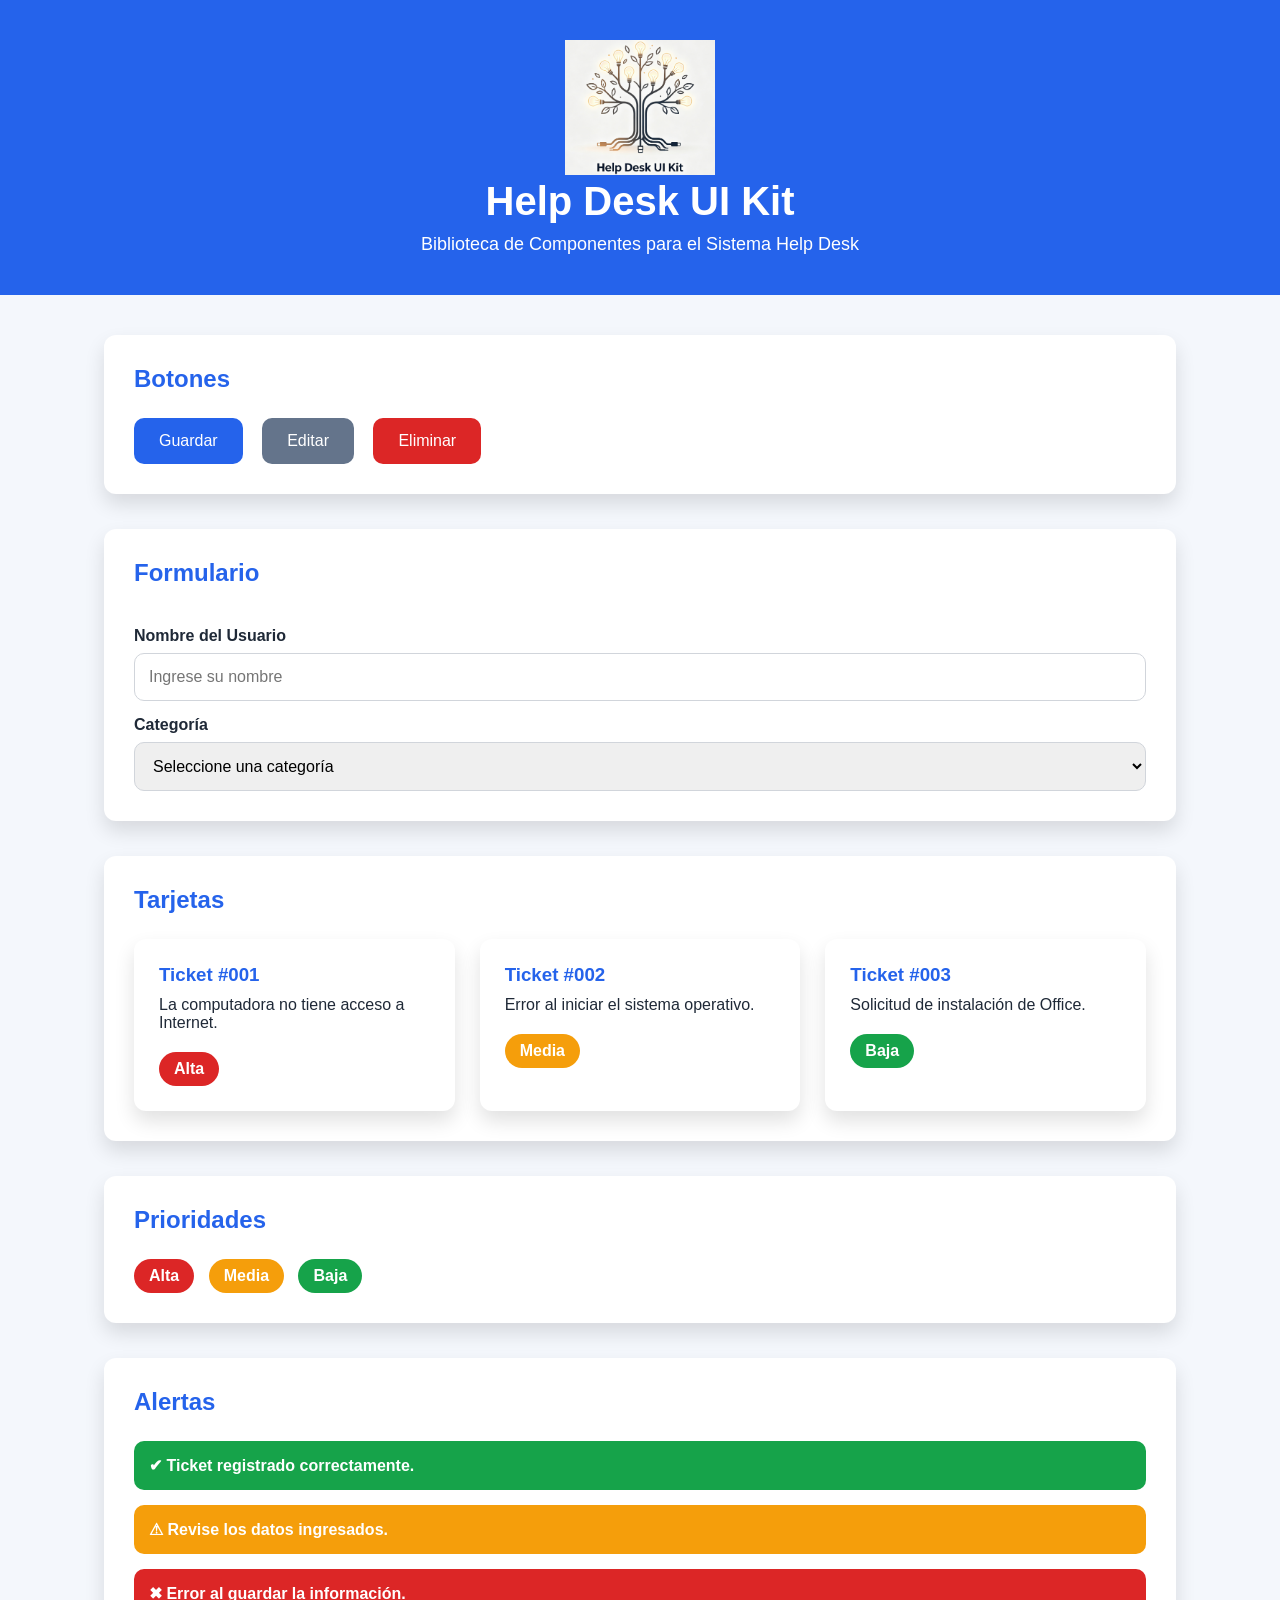
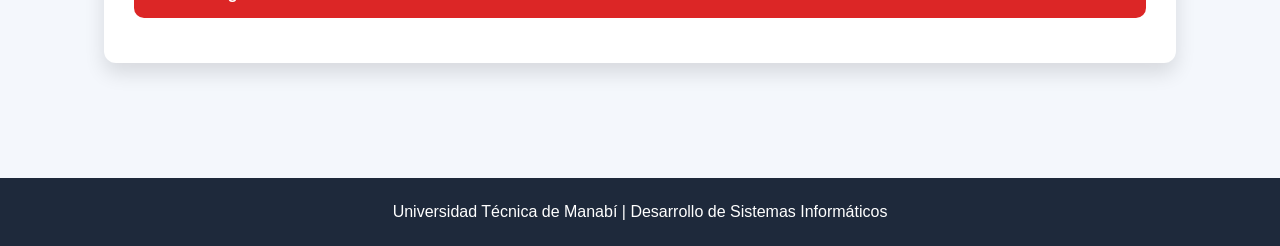
<file: index.html>
<!DOCTYPE html>
<html lang="es">

<head>
    <meta charset="UTF-8">
    <meta name="viewport" content="width=device-width, initial-scale=1.0">
    <title>Help Desk UI Kit</title>

    <link rel="stylesheet" href="css/style.css">
</head>

<body>

    <!-- ENCABEZADO -->
    <header class="header">

          <img src="logo.png" 
          alt="Logo del Sistema Help Desk"
          width="150">
          
          <h1>Help Desk UI Kit</h1>

        <p>Biblioteca de Componentes para el Sistema Help Desk</p>

    </header>

    <main class="contenedor">

        <!-- BOTONES -->
        <section class="seccion">

            <h2>Botones</h2>

            <button class="btn btn-primario">
                Guardar
            </button>

            <button class="btn btn-secundario">
                Editar
            </button>

            <button class="btn btn-peligro">
                Eliminar
            </button>

        </section>

        <!-- FORMULARIOS -->
        <section class="seccion">

            <h2>Formulario</h2>

            <div class="formulario">

                <label>Nombre del Usuario</label>

                <input type="text" placeholder="Ingrese su nombre">

                <label>Categoría</label>

                <select>

                    <option>Seleccione una categoría</option>

                    <option>Hardware</option>

                    <option>Software</option>

                    <option>Redes</option>

                    <option>Impresoras</option>

                </select>

            </div>

        </section>

        <!-- TARJETAS -->
        <section class="seccion">

            <h2>Tarjetas</h2>

            <div class="cards">

                <div class="card">

                    <h3>Ticket #001</h3>

                    <p>La computadora no tiene acceso a Internet.</p>

                    <span class="badge alta">
                        Alta
                    </span>

                </div>

                <div class="card">

                    <h3>Ticket #002</h3>

                    <p>Error al iniciar el sistema operativo.</p>

                    <span class="badge media">
                        Media
                    </span>

                </div>

                <div class="card">

                    <h3>Ticket #003</h3>

                    <p>Solicitud de instalación de Office.</p>

                    <span class="badge baja">
                        Baja
                    </span>

                </div>

            </div>

        </section>

        <!-- BADGES -->
        <section class="seccion">

            <h2>Prioridades</h2>

            <span class="badge alta">Alta</span>

            <span class="badge media">Media</span>

            <span class="badge baja">Baja</span>

        </section>

        <!-- ALERTAS -->
        <section class="seccion">

            <h2>Alertas</h2>

            <div class="alerta exito">
                ✔ Ticket registrado correctamente.
            </div>

            <div class="alerta advertencia">
                ⚠ Revise los datos ingresados.
            </div>

            <div class="alerta error">
                ✖ Error al guardar la información.
            </div>

        </section>

    </main>

    <footer class="footer">

        <p>
            Universidad Técnica de Manabí | Desarrollo de Sistemas Informáticos
        </p>

    </footer>

</body>

</html>
</file>
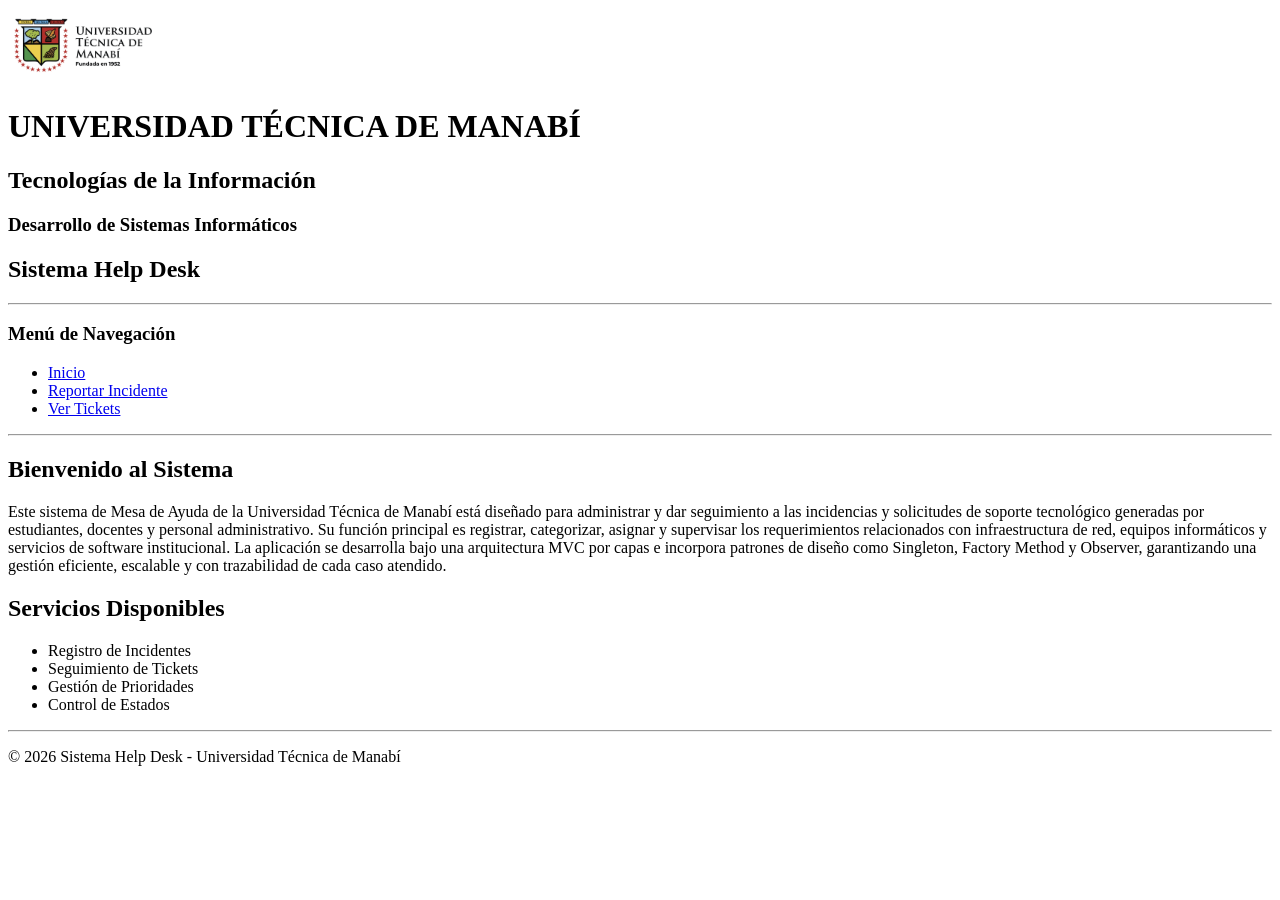
<file: actividad 3/index.html>
<!DOCTYPE html>
<html lang="es">
<head>
    <meta charset="UTF-8">
    <title>Sistema Help Desk</title>
</head>
<body>

<header>

        <img src="logo.png"
     alt="Logo Universidad Técnica de Manabí"
     width="150">

        <h1>UNIVERSIDAD TÉCNICA DE MANABÍ</h1>

        <h2>Tecnologías de la Información</h2>

        <h3>Desarrollo de Sistemas Informáticos</h3>

        <h2>Sistema Help Desk</h2>

    <hr>

</header>

<nav>

    <h3>Menú de Navegación</h3>

    <ul>
        <li><a href="index.html">Inicio</a></li>
        <li><a href="reportar.html">Reportar Incidente</a></li>
        <li><a href="tickets.html">Ver Tickets</a></li>
    </ul>

    <hr>

</nav>

<main>

<section>

        
    <h2>Bienvenido al Sistema</h2>
        <p>
            Este sistema de Mesa de Ayuda de la Universidad Técnica de Manabí está diseñado para administrar y dar seguimiento a las incidencias y solicitudes de soporte tecnológico generadas por estudiantes, docentes y personal administrativo. Su función principal es registrar, categorizar, asignar y supervisar los requerimientos relacionados con infraestructura de red, equipos informáticos y servicios de software institucional. La aplicación se desarrolla bajo una arquitectura MVC por capas e incorpora patrones de diseño como Singleton, Factory Method y Observer, garantizando una gestión eficiente, escalable y con trazabilidad de cada caso atendido.
        </p>


</section>

<section>

<h2>Servicios Disponibles</h2>

<ul>
    <li>Registro de Incidentes</li>
    <li>Seguimiento de Tickets</li>
    <li>Gestión de Prioridades</li>
    <li>Control de Estados</li>
</ul>

</section>

</main>

<hr>

<footer>


<p>
© 2026 Sistema Help Desk - Universidad Técnica de Manabí
</p>


</footer>

</body>
</html>
</file>
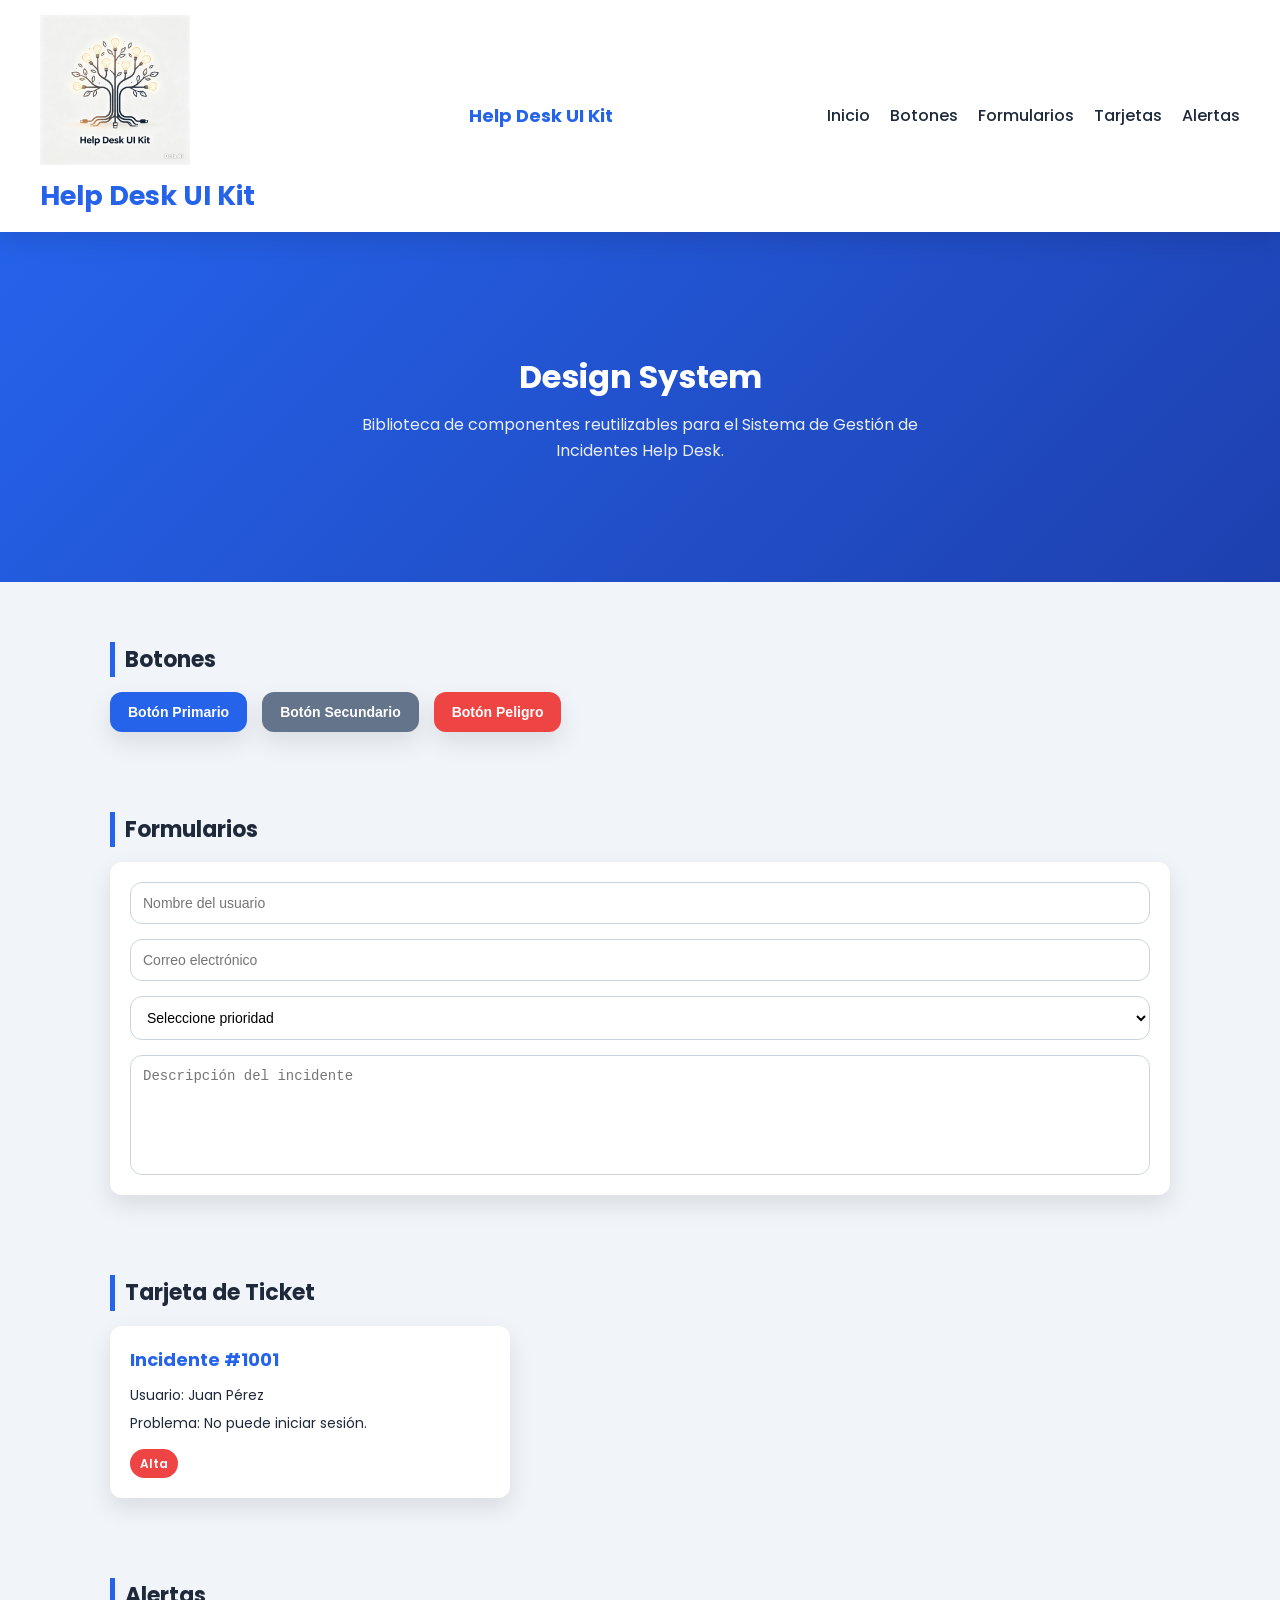
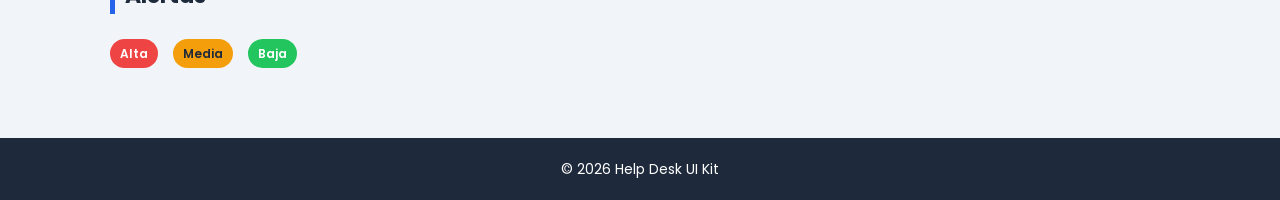
<file: Actividad5_UIKit/index.html>
<!DOCTYPE html>
<html lang="es">

<head>

          

    <meta charset="UTF-8">
    <meta name="viewport" content="width=device-width, initial-scale=1.0">
    <title>UI Kit | Help Desk</title>

    <!-- Google Fonts -->
    <link href="https://fonts.googleapis.com/css2?family=Poppins:wght@300;400;500;600;700&display=swap" rel="stylesheet">

    <!-- CSS -->
    <link rel="stylesheet" href="css/style.css">
</head>

<body>

    
    <!--======================
            NAVBAR
    =======================-->

    <header>

        <nav class="navbar">

           <div class="logo">
    <img src="logo.png" alt="Logo" width="150" height="150">
    <h1>Help Desk UI Kit</h1>
</div>
            <h1 class="logo">Help Desk UI Kit</h1>

            <ul class="menu">

                <li><a href="#">Inicio</a></li>
                <li><a href="#">Botones</a></li>
                <li><a href="#">Formularios</a></li>
                <li><a href="#">Tarjetas</a></li>
                <li><a href="#">Alertas</a></li>

            </ul>

        </nav>

    </header>

    <!--======================
            HERO
    =======================-->

    <section class="hero">

        <div class="hero-text">

            <h2>Design System</h2>

            <p>
                Biblioteca de componentes reutilizables para el Sistema
                de Gestión de Incidentes Help Desk.
            </p>

        </div>

    </section>

    <!--======================
            BOTONES
    =======================-->

    <section class="container">

        <h2 class="titulo">Botones</h2>

        <div class="componentes">

            <button class="btn btn-primary">
                Botón Primario
            </button>

            <button class="btn btn-secondary">
                Botón Secundario
            </button>

            <button class="btn btn-danger">
                Botón Peligro
            </button>

        </div>

    </section>

    <!--======================
            FORMULARIOS
    =======================-->

    <section class="container">

        <h2 class="titulo">Formularios</h2>

        <div class="formulario">

            <input
                type="text"
                placeholder="Nombre del usuario">

            <input
                type="email"
                placeholder="Correo electrónico">

            <select>

                <option>
                    Seleccione prioridad
                </option>

                <option>
                    Alta
                </option>

                <option>
                    Media
                </option>

                <option>
                    Baja
                </option>

            </select>

            <textarea
                placeholder="Descripción del incidente"></textarea>

        </div>

    </section>

    <!--======================
            CARD
    =======================-->

    <section class="container">

        <h2 class="titulo">
            Tarjeta de Ticket
        </h2>

        <div class="card">

            <h3>Incidente #1001</h3>

            <p>
                Usuario:
                Juan Pérez
            </p>

            <p>
                Problema:
                No puede iniciar sesión.
            </p>

            <span class="badge alta">
                Alta
            </span>

        </div>

    </section>

    <!--======================
            BADGES
    =======================-->

    <section class="container">

        <h2 class="titulo">
            Alertas
        </h2>

        <div class="componentes">

            <span class="badge alta">
                Alta
            </span>

            <span class="badge media">
                Media
            </span>

            <span class="badge baja">
                Baja
            </span>

        </div>

    </section>

    <!--======================
            FOOTER
    =======================-->

    <footer>

        <p>

            © 2026 Help Desk UI Kit

        </p>

    </footer>

</body>

</html>
</file>
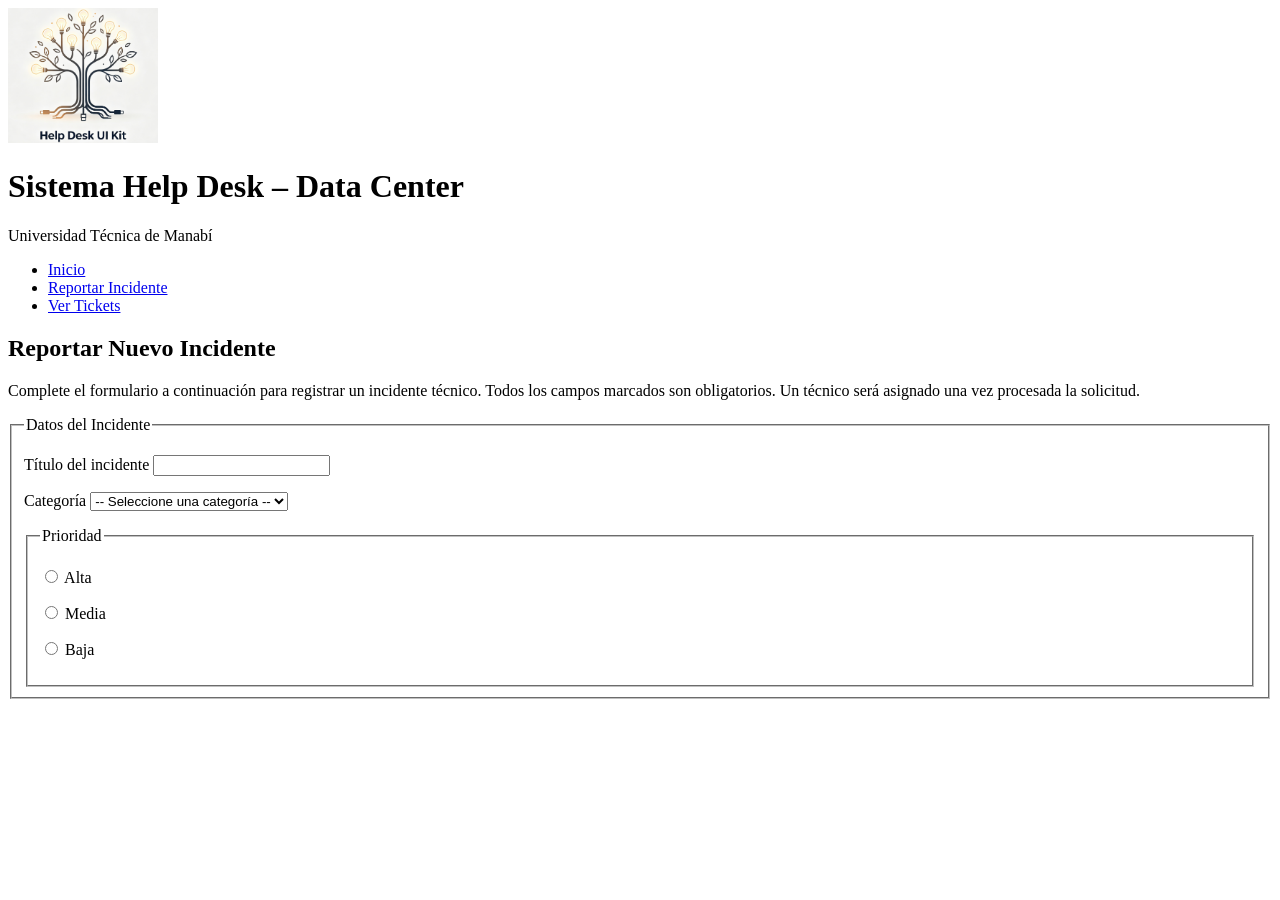
<file: reportar.html>
<!DOCTYPE html>
<html lang="es">
<head>
    <meta charset="UTF-8">
    <title>Sistema Help Desk - Data Center</title>
</head>
<body>

<header>
    <img src="logo.png"
     alt="Logo Universidad Técnica de Manabí"
     width="150">

    <h1>Sistema Help Desk – Data Center</h1>

    <p>Universidad Técnica de Manabí</p>

    <nav>
        <ul>
            <li><a href="index.html">Inicio</a></li>
            <li><a href="reportar.html">Reportar Incidente</a></li>
            <li><a href="tickets.html">Ver Tickets</a></li>
        </ul>
    </nav>
</header>

<main>

    <section>
        <h2>Reportar Nuevo Incidente</h2>

        <p>
            Complete el formulario a continuación para registrar un incidente técnico.
            Todos los campos marcados son obligatorios. Un técnico será asignado una
            vez procesada la solicitud.
        </p>

        <form action="#" method="post">

            <fieldset>
                <legend>Datos del Incidente</legend>

                <p>
                    <label for="titulo">
                        Título del incidente
                    </label>

                    <input
                        type="text"
                        id="titulo"
                        name="titulo"
                        required>
                </p>

                <p>
                    <label for="categoria">
                        Categoría
                    </label>

                    <select
                        id="categoria"
                        name="categoria"
                        required>

                        <option value="">
                            -- Seleccione una categoría --
                        </option>

                        <option value="hardware">
                            Hardware
                        </option>

                        <option value="software">
                            Software
                        </option>

                        <option value="red">
                            Red
                        </option>

                    </select>
                </p>

                <fieldset>
                    <legend>Prioridad</legend>

                    <p>
                        <label>
                            <input
                                type="radio"
                                name="prioridad"
                                value="alta"
                                required>
                            Alta
                        </label>
                    </p>

                    <p>
                        <label>
                            <input
                                type="radio"
                                name="prioridad"
                                value="media">
                            Media
                        </label>
                    </p>

                    <p>
                        <label>
                            <input
                                type="radio"
                                name="prioridad"
                                value="baja">
                            Baja
                        </label>
                    </p>

                </fieldset>

            </fieldset>

        </form>

    </section>

</main>

</body>
</html>
</file>
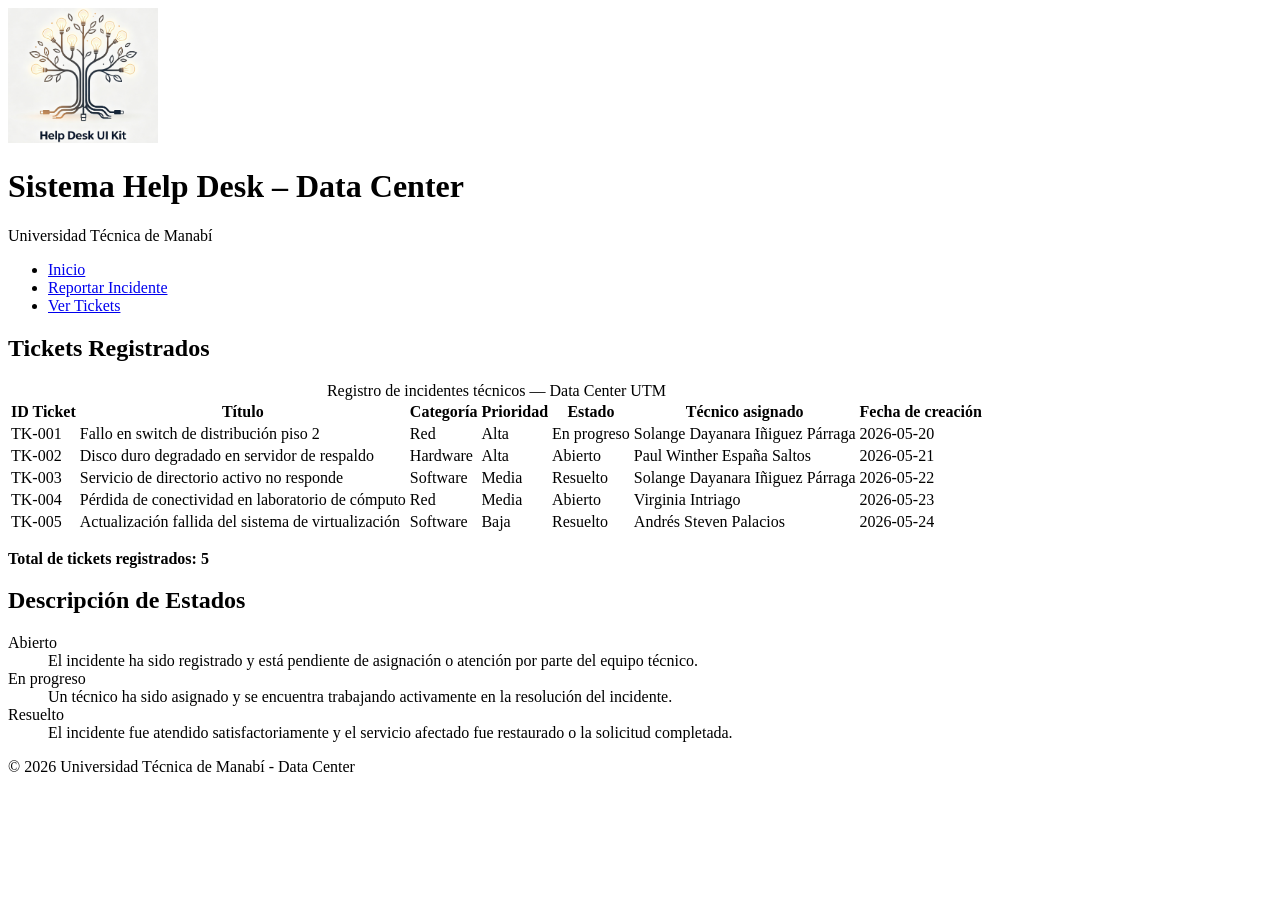
<file: tickets.html>
<!DOCTYPE html>
<html lang="es">
<head>
    <meta charset="UTF-8">
    <title>Tickets Registrados - Help Desk</title>
</head>
<body>

<header>
    <img src="logo.png"
     alt="Logo Universidad Técnica de Manabí"
     width="150">

    <h1>Sistema Help Desk – Data Center</h1>

    <p>Universidad Técnica de Manabí</p>

    <nav>
        <ul>
            <li><a href="index.html">Inicio</a></li>
            <li><a href="reportar.html">Reportar Incidente</a></li>
            <li><a href="tickets.html">Ver Tickets</a></li>
        </ul>
    </nav>
</header>

<main>

    <section>
        <h2>Tickets Registrados</h2>

        <table>
            <caption>
                Registro de incidentes técnicos — Data Center UTM
            </caption>

            <thead>
                <tr>
                    <th scope="col">ID Ticket</th>
                    <th scope="col">Título</th>
                    <th scope="col">Categoría</th>
                    <th scope="col">Prioridad</th>
                    <th scope="col">Estado</th>
                    <th scope="col">Técnico asignado</th>
                    <th scope="col">Fecha de creación</th>
                </tr>
            </thead>

            <tbody>
                <tr>
                    <td>TK-001</td>
                    <td>Fallo en switch de distribución piso 2</td>
                    <td>Red</td>
                    <td>Alta</td>
                    <td>En progreso</td>
                    <td>Solange Dayanara Iñiguez Párraga</td>
                    <td>2026-05-20</td>
                </tr>

                <tr>
                    <td>TK-002</td>
                    <td>Disco duro degradado en servidor de respaldo</td>
                    <td>Hardware</td>
                    <td>Alta</td>
                    <td>Abierto</td>
                    <td>Paul Winther España Saltos</td>
                    <td>2026-05-21</td>
                </tr>

                <tr>
                    <td>TK-003</td>
                    <td>Servicio de directorio activo no responde</td>
                    <td>Software</td>
                    <td>Media</td>
                    <td>Resuelto</td>
                    <td>Solange Dayanara Iñiguez Párraga
                    </td>
                    <td>2026-05-22</td>
                </tr>

                <tr>
                    <td>TK-004</td>
                    <td>Pérdida de conectividad en laboratorio de cómputo</td>
                    <td>Red</td>
                    <td>Media</td>
                    <td>Abierto</td>
                    <td>Virginia Intriago</td>
                    <td>2026-05-23</td>
                </tr>

                <tr>
                    <td>TK-005</td>
                    <td>Actualización fallida del sistema de virtualización</td>
                    <td>Software</td>
                    <td>Baja</td>
                    <td>Resuelto</td>
                    <td>Andrés Steven Palacios</td>
                    <td>2026-05-24</td>
                </tr>
            </tbody>
        </table>

        <p>
            <strong>Total de tickets registrados: 5</strong>
        </p>

    </section>

    <section>
        <h2>Descripción de Estados</h2>

        <dl>
            <dt>Abierto</dt>
            <dd>
                El incidente ha sido registrado y está pendiente de
                asignación o atención por parte del equipo técnico.
            </dd>

            <dt>En progreso</dt>
            <dd>
                Un técnico ha sido asignado y se encuentra trabajando
                activamente en la resolución del incidente.
            </dd>

            <dt>Resuelto</dt>
            <dd>
                El incidente fue atendido satisfactoriamente y el servicio
                afectado fue restaurado o la solicitud completada.
            </dd>
        </dl>
    </section>

</main>

<footer>
    <p>
        © 2026 Universidad Técnica de Manabí - Data Center
    </p>
</footer>

</body>
</html>
</file>
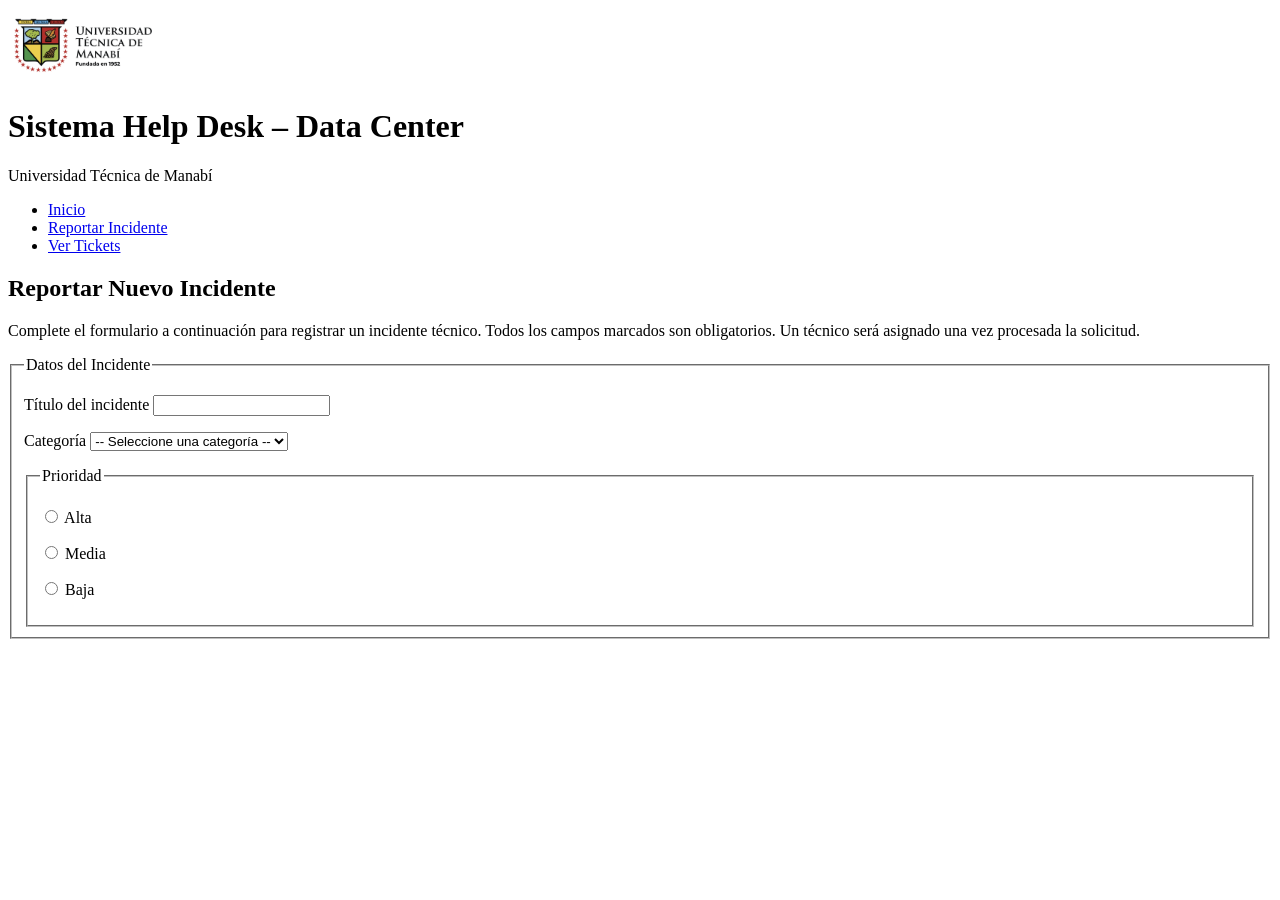
<file: actividad 3/reportar.html>
<!DOCTYPE html>
<html lang="es">
<head>
    <meta charset="UTF-8">
    <title>Sistema Help Desk - Data Center</title>
</head>
<body>

<header>
    <img src="logo.png"
     alt="Logo Universidad Técnica de Manabí"
     width="150">

    <h1>Sistema Help Desk – Data Center</h1>

    <p>Universidad Técnica de Manabí</p>

    <nav>
        <ul>
            <li><a href="index.html">Inicio</a></li>
            <li><a href="reportar.html">Reportar Incidente</a></li>
            <li><a href="tickets.html">Ver Tickets</a></li>
        </ul>
    </nav>
</header>

<main>

    <section>
        <h2>Reportar Nuevo Incidente</h2>

        <p>
            Complete el formulario a continuación para registrar un incidente técnico.
            Todos los campos marcados son obligatorios. Un técnico será asignado una
            vez procesada la solicitud.
        </p>

        <form action="#" method="post">

            <fieldset>
                <legend>Datos del Incidente</legend>

                <p>
                    <label for="titulo">
                        Título del incidente
                    </label>

                    <input
                        type="text"
                        id="titulo"
                        name="titulo"
                        required>
                </p>

                <p>
                    <label for="categoria">
                        Categoría
                    </label>

                    <select
                        id="categoria"
                        name="categoria"
                        required>

                        <option value="">
                            -- Seleccione una categoría --
                        </option>

                        <option value="hardware">
                            Hardware
                        </option>

                        <option value="software">
                            Software
                        </option>

                        <option value="red">
                            Red
                        </option>

                    </select>
                </p>

                <fieldset>
                    <legend>Prioridad</legend>

                    <p>
                        <label>
                            <input
                                type="radio"
                                name="prioridad"
                                value="alta"
                                required>
                            Alta
                        </label>
                    </p>

                    <p>
                        <label>
                            <input
                                type="radio"
                                name="prioridad"
                                value="media">
                            Media
                        </label>
                    </p>

                    <p>
                        <label>
                            <input
                                type="radio"
                                name="prioridad"
                                value="baja">
                            Baja
                        </label>
                    </p>

                </fieldset>

            </fieldset>

        </form>

    </section>

</main>

</body>
</html>
</file>
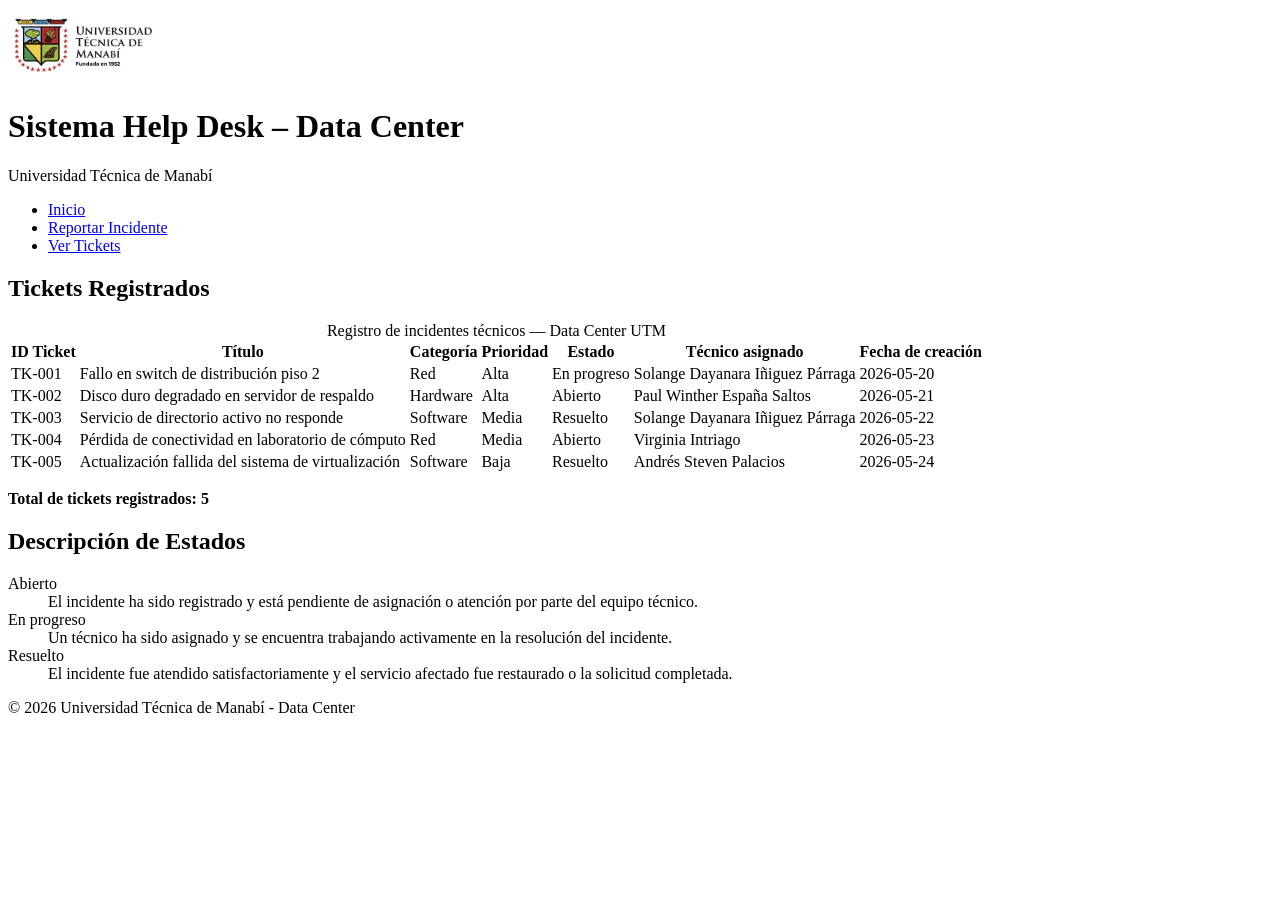
<file: actividad 3/tickets.html>
<!DOCTYPE html>
<html lang="es">
<head>
    <meta charset="UTF-8">
    <title>Tickets Registrados - Help Desk</title>
</head>
<body>

<header>
    <img src="logo.png"
     alt="Logo Universidad Técnica de Manabí"
     width="150">

    <h1>Sistema Help Desk – Data Center</h1>

    <p>Universidad Técnica de Manabí</p>

    <nav>
        <ul>
            <li><a href="index.html">Inicio</a></li>
            <li><a href="reportar.html">Reportar Incidente</a></li>
            <li><a href="tickets.html">Ver Tickets</a></li>
        </ul>
    </nav>
</header>

<main>

    <section>
        <h2>Tickets Registrados</h2>

        <table>
            <caption>
                Registro de incidentes técnicos — Data Center UTM
            </caption>

            <thead>
                <tr>
                    <th scope="col">ID Ticket</th>
                    <th scope="col">Título</th>
                    <th scope="col">Categoría</th>
                    <th scope="col">Prioridad</th>
                    <th scope="col">Estado</th>
                    <th scope="col">Técnico asignado</th>
                    <th scope="col">Fecha de creación</th>
                </tr>
            </thead>

            <tbody>
                <tr>
                    <td>TK-001</td>
                    <td>Fallo en switch de distribución piso 2</td>
                    <td>Red</td>
                    <td>Alta</td>
                    <td>En progreso</td>
                    <td>Solange Dayanara Iñiguez Párraga</td>
                    <td>2026-05-20</td>
                </tr>

                <tr>
                    <td>TK-002</td>
                    <td>Disco duro degradado en servidor de respaldo</td>
                    <td>Hardware</td>
                    <td>Alta</td>
                    <td>Abierto</td>
                    <td>Paul Winther España Saltos</td>
                    <td>2026-05-21</td>
                </tr>

                <tr>
                    <td>TK-003</td>
                    <td>Servicio de directorio activo no responde</td>
                    <td>Software</td>
                    <td>Media</td>
                    <td>Resuelto</td>
                    <td>Solange Dayanara Iñiguez Párraga
                    </td>
                    <td>2026-05-22</td>
                </tr>

                <tr>
                    <td>TK-004</td>
                    <td>Pérdida de conectividad en laboratorio de cómputo</td>
                    <td>Red</td>
                    <td>Media</td>
                    <td>Abierto</td>
                    <td>Virginia Intriago</td>
                    <td>2026-05-23</td>
                </tr>

                <tr>
                    <td>TK-005</td>
                    <td>Actualización fallida del sistema de virtualización</td>
                    <td>Software</td>
                    <td>Baja</td>
                    <td>Resuelto</td>
                    <td>Andrés Steven Palacios</td>
                    <td>2026-05-24</td>
                </tr>
            </tbody>
        </table>

        <p>
            <strong>Total de tickets registrados: 5</strong>
        </p>

    </section>

    <section>
        <h2>Descripción de Estados</h2>

        <dl>
            <dt>Abierto</dt>
            <dd>
                El incidente ha sido registrado y está pendiente de
                asignación o atención por parte del equipo técnico.
            </dd>

            <dt>En progreso</dt>
            <dd>
                Un técnico ha sido asignado y se encuentra trabajando
                activamente en la resolución del incidente.
            </dd>

            <dt>Resuelto</dt>
            <dd>
                El incidente fue atendido satisfactoriamente y el servicio
                afectado fue restaurado o la solicitud completada.
            </dd>
        </dl>
    </section>

</main>

<footer>
    <p>
        © 2026 Universidad Técnica de Manabí - Data Center
    </p>
</footer>

</body>
</html>
</file>
<file: css/style.css>
/* ===================================================
   HELP DESK UI KIT
   Actividad #5 - Desarrollo de Sistemas Informáticos
=================================================== */

/* VARIABLES */

:root{

    --color-primario:#2563eb;
    --color-secundario:#64748b;
    --color-peligro:#dc2626;
    --color-exito:#16a34a;
    --color-advertencia:#f59e0b;

    --color-fondo:#f4f7fc;
    --color-blanco:#ffffff;
    --color-texto:#1f2937;
    --color-borde:#d1d5db;

    --radio:12px;

    --sombra:0 10px 20px rgba(0,0,0,.12);

    --transicion:.3s;
}

/* RESET */

*{

    margin:0;

    padding:0;

    box-sizing:border-box;

}

/* BODY */

body{

    background:var(--color-fondo);

    font-family:Arial, Helvetica, sans-serif;

    color:var(--color-texto);

}

/* HEADER */

.header{

    background:var(--color-primario);

    color:white;

    text-align:center;

    padding:40px;

}

.header h1{

    margin-bottom:10px;

    font-size:40px;

}

.header p{

    font-size:18px;

}

/* CONTENEDOR */

.contenedor{

    width:90%;

    max-width:1200px;

    margin:auto;

    padding:40px;

}

/* SECCIONES */

.seccion{

    background:white;

    margin-bottom:35px;

    padding:30px;

    border-radius:12px;

    box-shadow:var(--sombra);

}

.seccion h2{

    margin-bottom:25px;

    color:var(--color-primario);

}

/* BOTONES */

.btn{

    padding:14px 25px;

    border:none;

    border-radius:10px;

    color:white;

    cursor:pointer;

    font-size:16px;

    margin-right:15px;

    transition:var(--transicion);

}

.btn:hover{

    transform:translateY(-4px);

    box-shadow:var(--sombra);

}

.btn:focus{

    outline:3px solid #93c5fd;

}

.btn-primario{

    background:var(--color-primario);

}

.btn-secundario{

    background:var(--color-secundario);

}

.btn-peligro{

    background:var(--color-peligro);

}

/* FORMULARIOS */

.formulario{

    display:flex;

    flex-direction:column;

}

.formulario label{

    margin-top:15px;

    margin-bottom:8px;

    font-weight:bold;

}

input,
select{

    padding:14px;

    border:1px solid var(--color-borde);

    border-radius:10px;

    font-size:16px;

}

input:focus,
select:focus{

    outline:none;

    border-color:var(--color-primario);

    box-shadow:0 0 10px rgba(37,99,235,.25);

}

/* TARJETAS */

.cards{

    display:flex;

    gap:25px;

    flex-wrap:wrap;

}

.card{

    flex:1;

    min-width:250px;

    background:white;

    border-radius:12px;

    padding:25px;

    box-shadow:var(--sombra);

    transition:.3s;

}

.card:hover{

    transform:translateY(-5px);

}

.card h3{

    margin-bottom:10px;

    color:var(--color-primario);

}

.card p{

    margin-bottom:20px;

}

/* BADGES */

.badge{

    display:inline-block;

    padding:8px 15px;

    border-radius:30px;

    color:white;

    font-weight:bold;

    margin-right:10px;

}

.alta{

    background:#dc2626;

}

.media{

    background:#f59e0b;

}

.baja{

    background:#16a34a;

}

/* ALERTAS */

.alerta{

    padding:15px;

    border-radius:10px;

    margin-bottom:15px;

    color:white;

    font-weight:bold;

}

.exito{

    background:#16a34a;

}

.advertencia{

    background:#f59e0b;

}

.error{

    background:#dc2626;

}

/* FOOTER */

.footer{

    background:#1e293b;

    color:white;

    text-align:center;

    padding:25px;

    margin-top:40px;

}

/* RESPONSIVE */

@media(max-width:768px){

.header h1{

font-size:28px;

}

.contenedor{

padding:20px;

}

.btn{

display:block;

width:100%;

margin-bottom:15px;

}

.cards{

flex-direction:column;

}

}
/* ===== LOGO ===== */

.logo{
    width: 80px !important;
    height: auto;
    display: block;
    margin: 20px auto;
}
</file>
<file: Actividad5_UIKit/css/style.css>
/* =========================
   DESIGN SYSTEM - HELP DESK UI KIT
   PARTE 1: VARIABLES Y BASE
========================= */

/* VARIABLES CSS */
:root {
    --primary: #2563eb;
    --secondary: #64748b;
    --danger: #ef4444;
    --success: #22c55e;
    --warning: #f59e0b;

    --bg: #f1f5f9;
    --white: #ffffff;
    --text: #1e293b;

    --shadow: 0 10px 25px rgba(0,0,0,0.1);
    --radius: 12px;
}

/* RESET GENERAL */
* {
    margin: 0;
    padding: 0;
    box-sizing: border-box;
}

/* TIPOGRAFÍA */
body {
    font-family: 'Poppins', sans-serif;
    background: var(--bg);
    color: var(--text);
    line-height: 1.6;
}

/* CONTENEDOR GENERAL */
.container {
    width: 90%;
    max-width: 1100px;
    margin: 40px auto;
    padding: 20px;
}

/* TÍTULOS */
.titulo {
    font-size: 22px;
    margin-bottom: 15px;
    border-left: 5px solid var(--primary);
    padding-left: 10px;
}

/* CENTRAR COMPONENTES */
.componentes {
    display: flex;
    gap: 15px;
    flex-wrap: wrap;
}
/* =========================
   PARTE 2: NAVBAR
========================= */

.navbar {
    background: var(--white);
    padding: 15px 40px;
    display: flex;
    justify-content: space-between;
    align-items: center;
    box-shadow: var(--shadow);
    position: sticky;
    top: 0;
    z-index: 1000;
}

.logo {
    font-size: 18px;
    font-weight: 700;
    color: var(--primary);
}

.menu {
    list-style: none;
    display: flex;
    gap: 20px;
}

.menu a {
    text-decoration: none;
    color: var(--text);
    font-weight: 500;
    transition: 0.3s;
}

.menu a:hover {
    color: var(--primary);
}

/* =========================
   PARTE 2: HERO
========================= */

.hero {
    height: 300px;
    background: linear-gradient(135deg, var(--primary), #1e40af);
    display: flex;
    justify-content: center;
    align-items: center;
    text-align: center;
    color: white;
    padding: 20px;
}

.hero-text h2 {
    font-size: 32px;
    margin-bottom: 10px;
}

.hero-text p {
    font-size: 16px;
    max-width: 600px;
    opacity: 0.9;
}
/* =========================
   PARTE 3: BOTONES
========================= */

.btn {
    padding: 12px 18px;
    border: none;
    border-radius: var(--radius);
    cursor: pointer;
    font-weight: 600;
    transition: all 0.3s ease;
    font-size: 14px;
}

/* BOTÓN PRIMARIO */
.btn-primary {
    background: var(--primary);
    color: var(--white);
    box-shadow: var(--shadow);
}

.btn-primary:hover {
    background: #1d4ed8;
    transform: translateY(-2px);
}

/* BOTÓN SECUNDARIO */
.btn-secondary {
    background: var(--secondary);
    color: var(--white);
    box-shadow: var(--shadow);
}

.btn-secondary:hover {
    background: #475569;
    transform: translateY(-2px);
}

/* BOTÓN PELIGRO */
.btn-danger {
    background: var(--danger);
    color: var(--white);
    box-shadow: var(--shadow);
}

.btn-danger:hover {
    background: #dc2626;
    transform: translateY(-2px);
}

/* EFECTO CLICK */
.btn:active {
    transform: scale(0.97);
}
/* =========================
   PARTE 4: FORMULARIOS
========================= */

.formulario {
    display: flex;
    flex-direction: column;
    gap: 15px;
    background: var(--white);
    padding: 20px;
    border-radius: var(--radius);
    box-shadow: var(--shadow);
}

/* INPUTS */
input, select, textarea {
    padding: 12px;
    border: 1px solid #cbd5e1;
    border-radius: var(--radius);
    font-size: 14px;
    outline: none;
    transition: 0.3s ease;
    background: #fff;
}

/* FOCUS (cuando haces click) */
input:focus,
select:focus,
textarea:focus {
    border-color: var(--primary);
    box-shadow: 0 0 0 3px rgba(37, 99, 235, 0.2);
}

/* TEXTAREA */
textarea {
    min-height: 120px;
    resize: none;
}

/* SELECT */
select {
    cursor: pointer;
}

/* HOVER SUAVE */
input:hover,
select:hover,
textarea:hover {
    border-color: var(--secondary);
}
/* =========================
   PARTE 5: CARDS
========================= */

.card {
    background: var(--white);
    padding: 20px;
    border-radius: var(--radius);
    box-shadow: var(--shadow);
    transition: all 0.3s ease;
    max-width: 400px;
}

/* EFECTO HOVER */
.card:hover {
    transform: translateY(-5px);
    box-shadow: 0 15px 30px rgba(0,0,0,0.15);
}

/* TÍTULO DE LA CARD */
.card h3 {
    margin-bottom: 10px;
    color: var(--primary);
    font-size: 18px;
}

/* TEXTO */
.card p {
    font-size: 14px;
    margin-bottom: 5px;
    color: var(--text);
}

/* CONTENEDOR SI QUIERES VARIAS CARDS */
.cards-container {
    display: flex;
    gap: 20px;
    flex-wrap: wrap;
}
/* =========================
   PARTE 6: BADGES
========================= */

.badge {
    display: inline-block;
    padding: 5px 10px;
    border-radius: 20px;
    font-size: 12px;
    font-weight: 600;
    color: var(--white);
    margin-top: 10px;
}

/* PRIORIDAD ALTA */
.badge.alta {
    background: var(--danger);
}

/* PRIORIDAD MEDIA */
.badge.media {
    background: var(--warning);
    color: #1e293b;
}

/* PRIORIDAD BAJA */
.badge.baja {
    background: var(--success);
}

/* EFECTO SUAVE */
.badge:hover {
    opacity: 0.9;
    transform: scale(1.05);
    transition: 0.3s;
}
/* =========================
   PARTE 7: FOOTER
========================= */

footer {
    margin-top: 50px;
    background: var(--text);
    color: var(--white);
    text-align: center;
    padding: 20px;
    font-size: 14px;
}

/* =========================
   ANIMACIONES GLOBALES
========================= */

button, .card, .badge {
    transition: all 0.3s ease;
}

/* =========================
   RESPONSIVE DESIGN
========================= */

@media (max-width: 768px) {

    .navbar {
        flex-direction: column;
        gap: 10px;
        text-align: center;
    }

    .menu {
        flex-direction: column;
        gap: 10px;
    }

    .hero-text h2 {
        font-size: 24px;
    }

    .hero-text p {
        font-size: 14px;
    }

    .componentes {
        flex-direction: column;
        align-items: flex-start;
    }

    .card {
        max-width: 100%;
    }
}
.hero {
    height: 350px;
    background: linear-gradient(135deg, var(--primary), #1e40af);
    display: flex;
    justify-content: space-around;
    align-items: center;
    color: white;
    padding: 20px;
}

/* IMAGEN */
.hero-img {
    width: 150px;
    max-width: 100%;
    border-radius: 15px;
    box-shadow: 0 10px 25px rgba(0,0,0,0.3);
}
</file>
